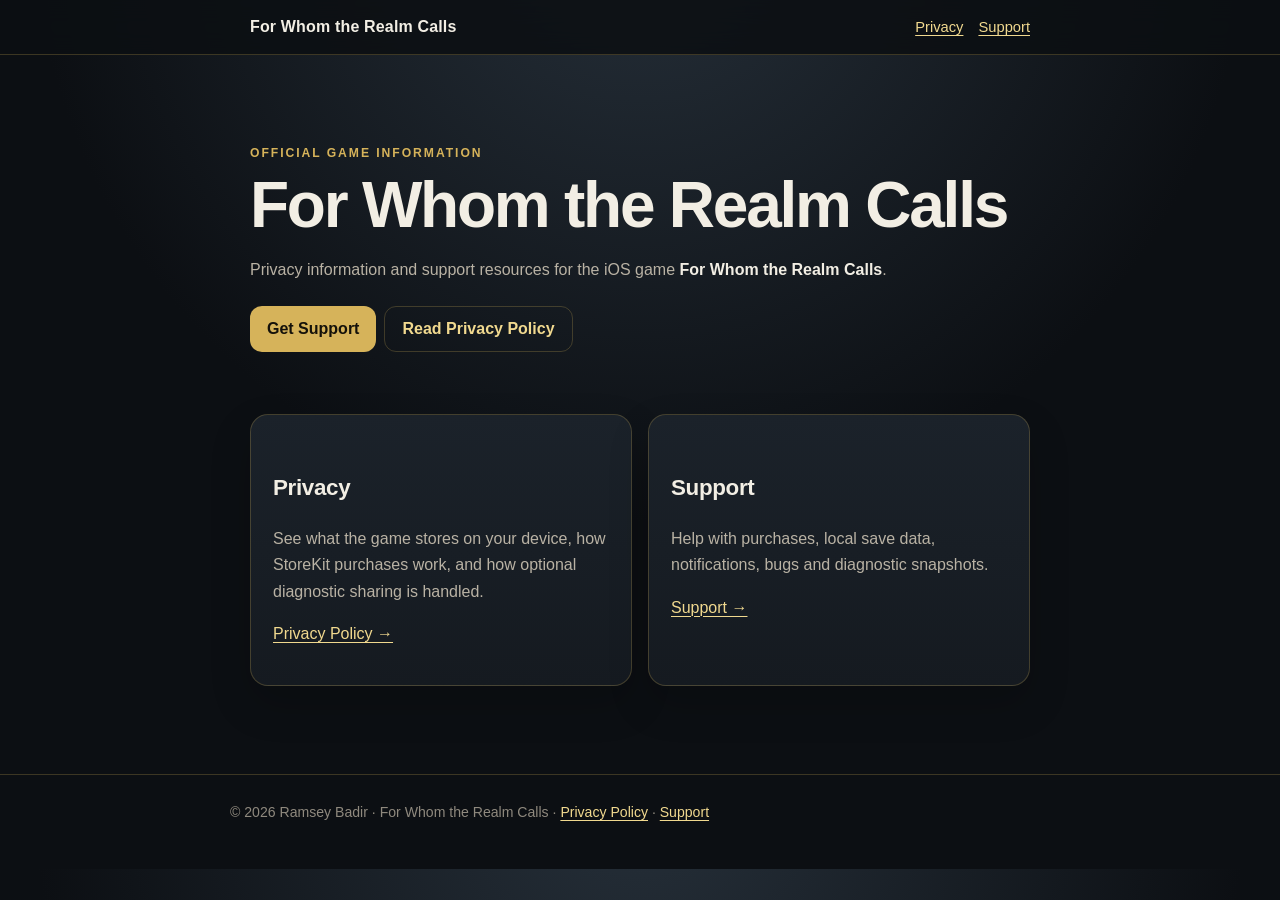
<file: index.html>
<!doctype html>
<html lang="en">
<head>
<meta charset="utf-8">
<meta name="viewport" content="width=device-width,initial-scale=1">
<title>For Whom the Realm Calls</title>
<meta name="description" content="Official privacy and support pages for For Whom the Realm Calls on iOS.">
<link rel="stylesheet" href="https://rxmsey.github.io/for-whom-the-realm-calls/assets/style.css">
</head>
<body>
<header><nav class="nav"><a class="brand" href="https://rxmsey.github.io/for-whom-the-realm-calls/">For Whom the Realm Calls</a><div class="links"><a href="https://rxmsey.github.io/for-whom-the-realm-calls/privacy/">Privacy</a><a href="https://rxmsey.github.io/for-whom-the-realm-calls/support/">Support</a></div></nav></header>
<main>
<section class="hero">
  <div class="eyebrow">Official game information</div>
  <h1>For Whom the Realm Calls</h1>
  <p>Privacy information and support resources for the iOS game <strong>For Whom the Realm Calls</strong>.</p>
  <p><a class="button" href="https://rxmsey.github.io/for-whom-the-realm-calls/support/">Get Support</a><a class="button secondary" href="https://rxmsey.github.io/for-whom-the-realm-calls/privacy/">Read Privacy Policy</a></p>
</section>
<div class="grid">
  <section class="card"><h2>Privacy</h2><p>See what the game stores on your device, how StoreKit purchases work, and how optional diagnostic sharing is handled.</p><p><a href="https://rxmsey.github.io/for-whom-the-realm-calls/privacy/">Privacy Policy →</a></p></section>
  <section class="card"><h2>Support</h2><p>Help with purchases, local save data, notifications, bugs and diagnostic snapshots.</p><p><a href="https://rxmsey.github.io/for-whom-the-realm-calls/support/">Support →</a></p></section>
</div>
</main>
<footer><div>© 2026 Ramsey Badir · For Whom the Realm Calls · <a href="https://rxmsey.github.io/for-whom-the-realm-calls/privacy/">Privacy Policy</a> · <a href="https://rxmsey.github.io/for-whom-the-realm-calls/support/">Support</a></div></footer>
</body>
</html>
</file>
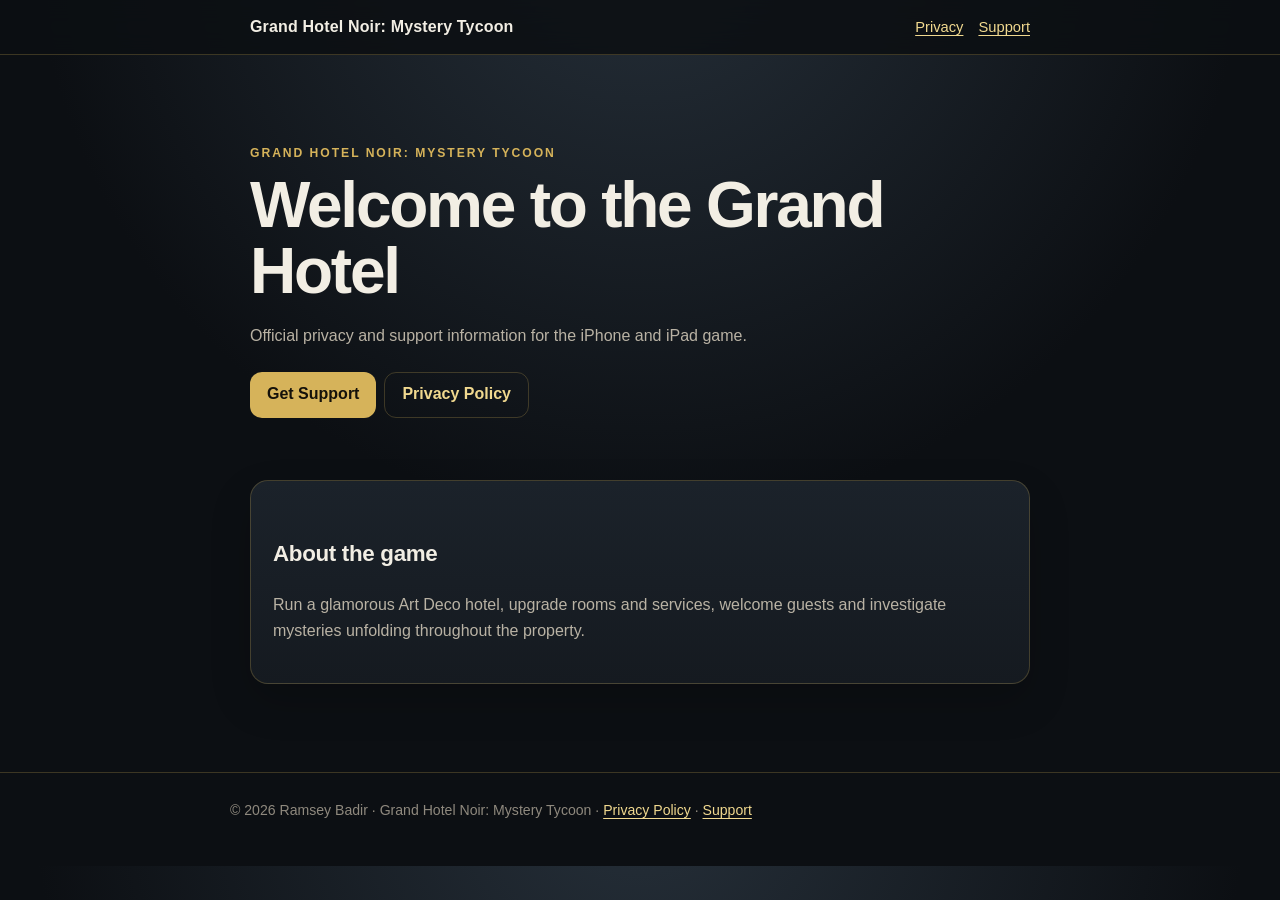
<file: grand-hotel-noir/index.html>
<!doctype html>
<html lang="en">
<head>
<meta charset="utf-8">
<meta name="viewport" content="width=device-width,initial-scale=1">
<title>Grand Hotel Noir: Mystery Tycoon</title>
<meta name="description" content="Official privacy and support information for Grand Hotel Noir: Mystery Tycoon on iOS.">
<link rel="stylesheet" href="https://rxmsey.github.io/for-whom-the-realm-calls/assets/style.css">
</head>
<body>
<header><nav class="nav"><a class="brand" href="https://rxmsey.github.io/for-whom-the-realm-calls/grand-hotel-noir/">Grand Hotel Noir: Mystery Tycoon</a><div class="links"><a href="https://rxmsey.github.io/for-whom-the-realm-calls/grand-hotel-noir/privacy/">Privacy</a><a href="https://rxmsey.github.io/for-whom-the-realm-calls/grand-hotel-noir/support/">Support</a></div></nav></header>
<main>
<section class="hero">
  <div class="eyebrow">Grand Hotel Noir: Mystery Tycoon</div>
  <h1>Welcome to the Grand Hotel</h1>
  <p>Official privacy and support information for the iPhone and iPad game.</p>
  <p><a class="button" href="https://rxmsey.github.io/for-whom-the-realm-calls/grand-hotel-noir/support/">Get Support</a><a class="button secondary" href="https://rxmsey.github.io/for-whom-the-realm-calls/grand-hotel-noir/privacy/">Privacy Policy</a></p>
</section>
<section class="card">
  <h2>About the game</h2>
  <p>Run a glamorous Art Deco hotel, upgrade rooms and services, welcome guests and investigate mysteries unfolding throughout the property.</p>
</section>
</main>
<footer><div>© 2026 Ramsey Badir · Grand Hotel Noir: Mystery Tycoon · <a href="https://rxmsey.github.io/for-whom-the-realm-calls/grand-hotel-noir/privacy/">Privacy Policy</a> · <a href="https://rxmsey.github.io/for-whom-the-realm-calls/grand-hotel-noir/support/">Support</a></div></footer>
</body>
</html>
</file>
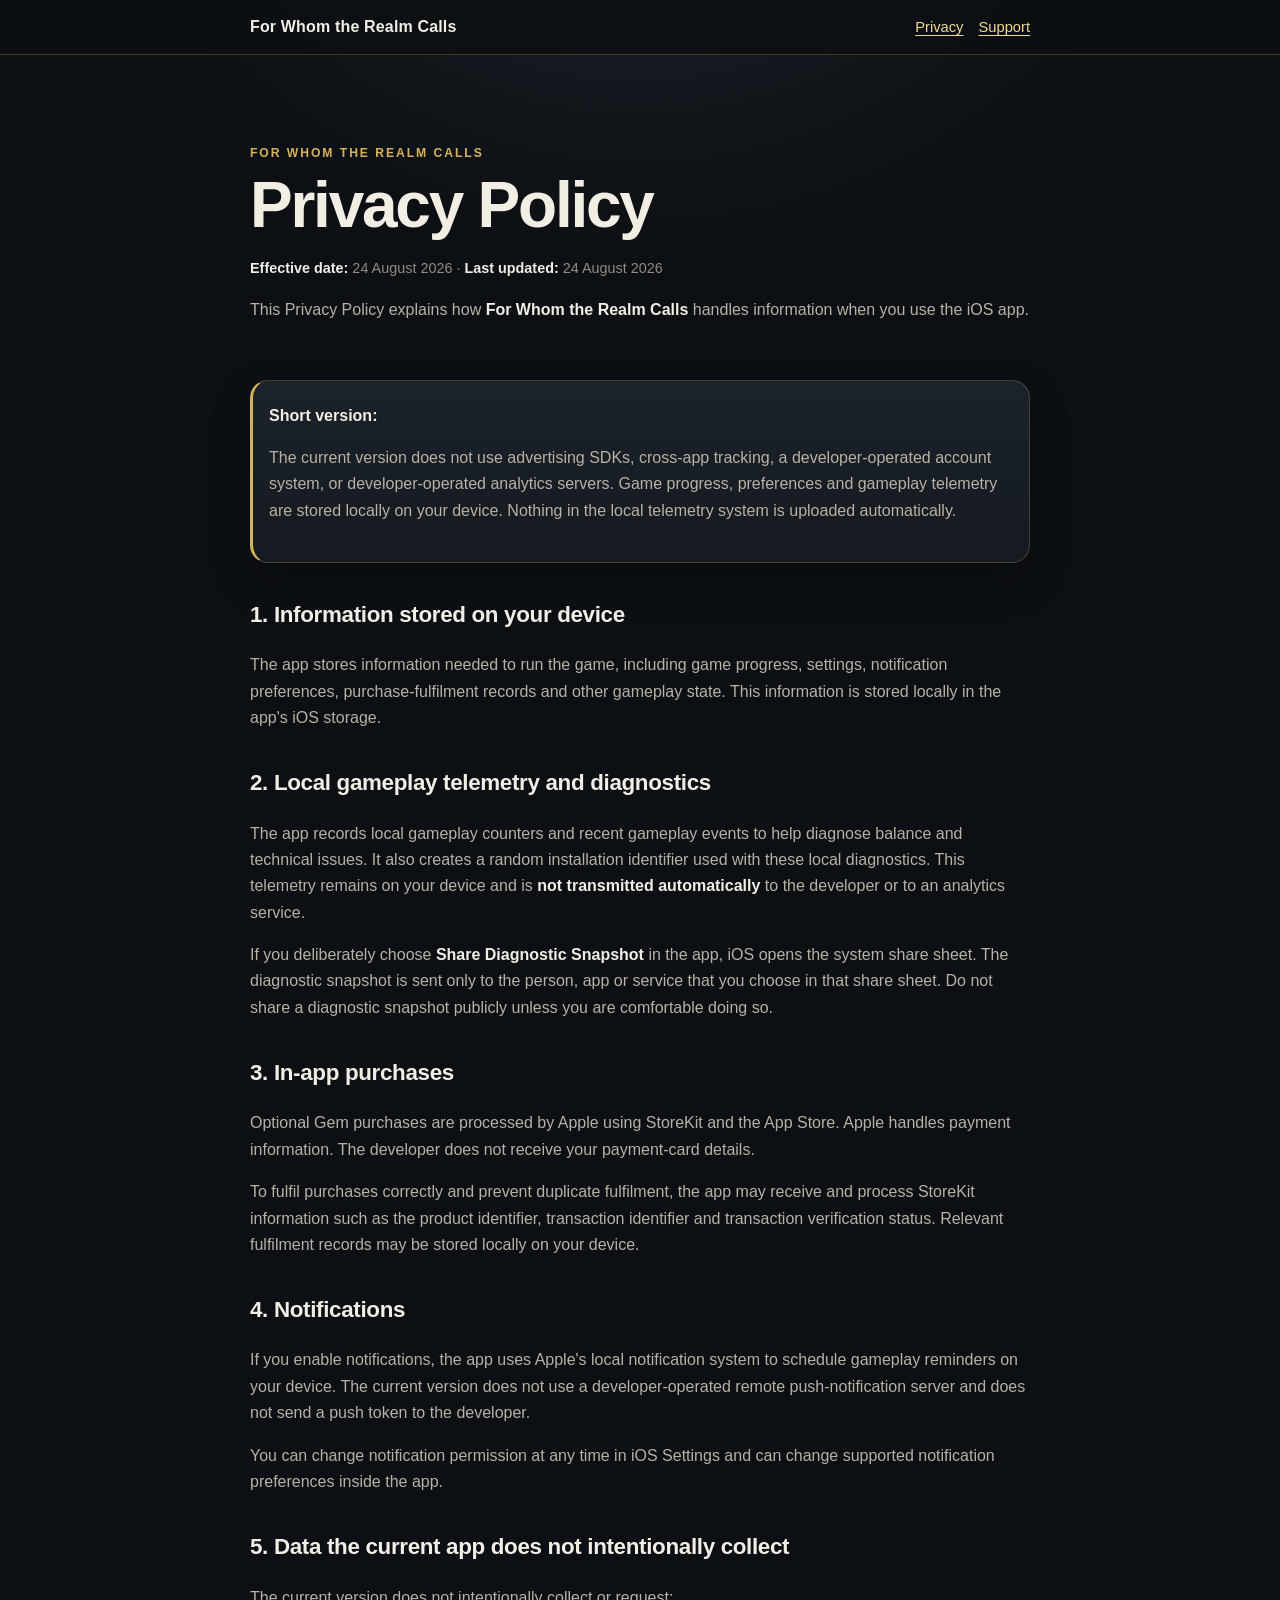
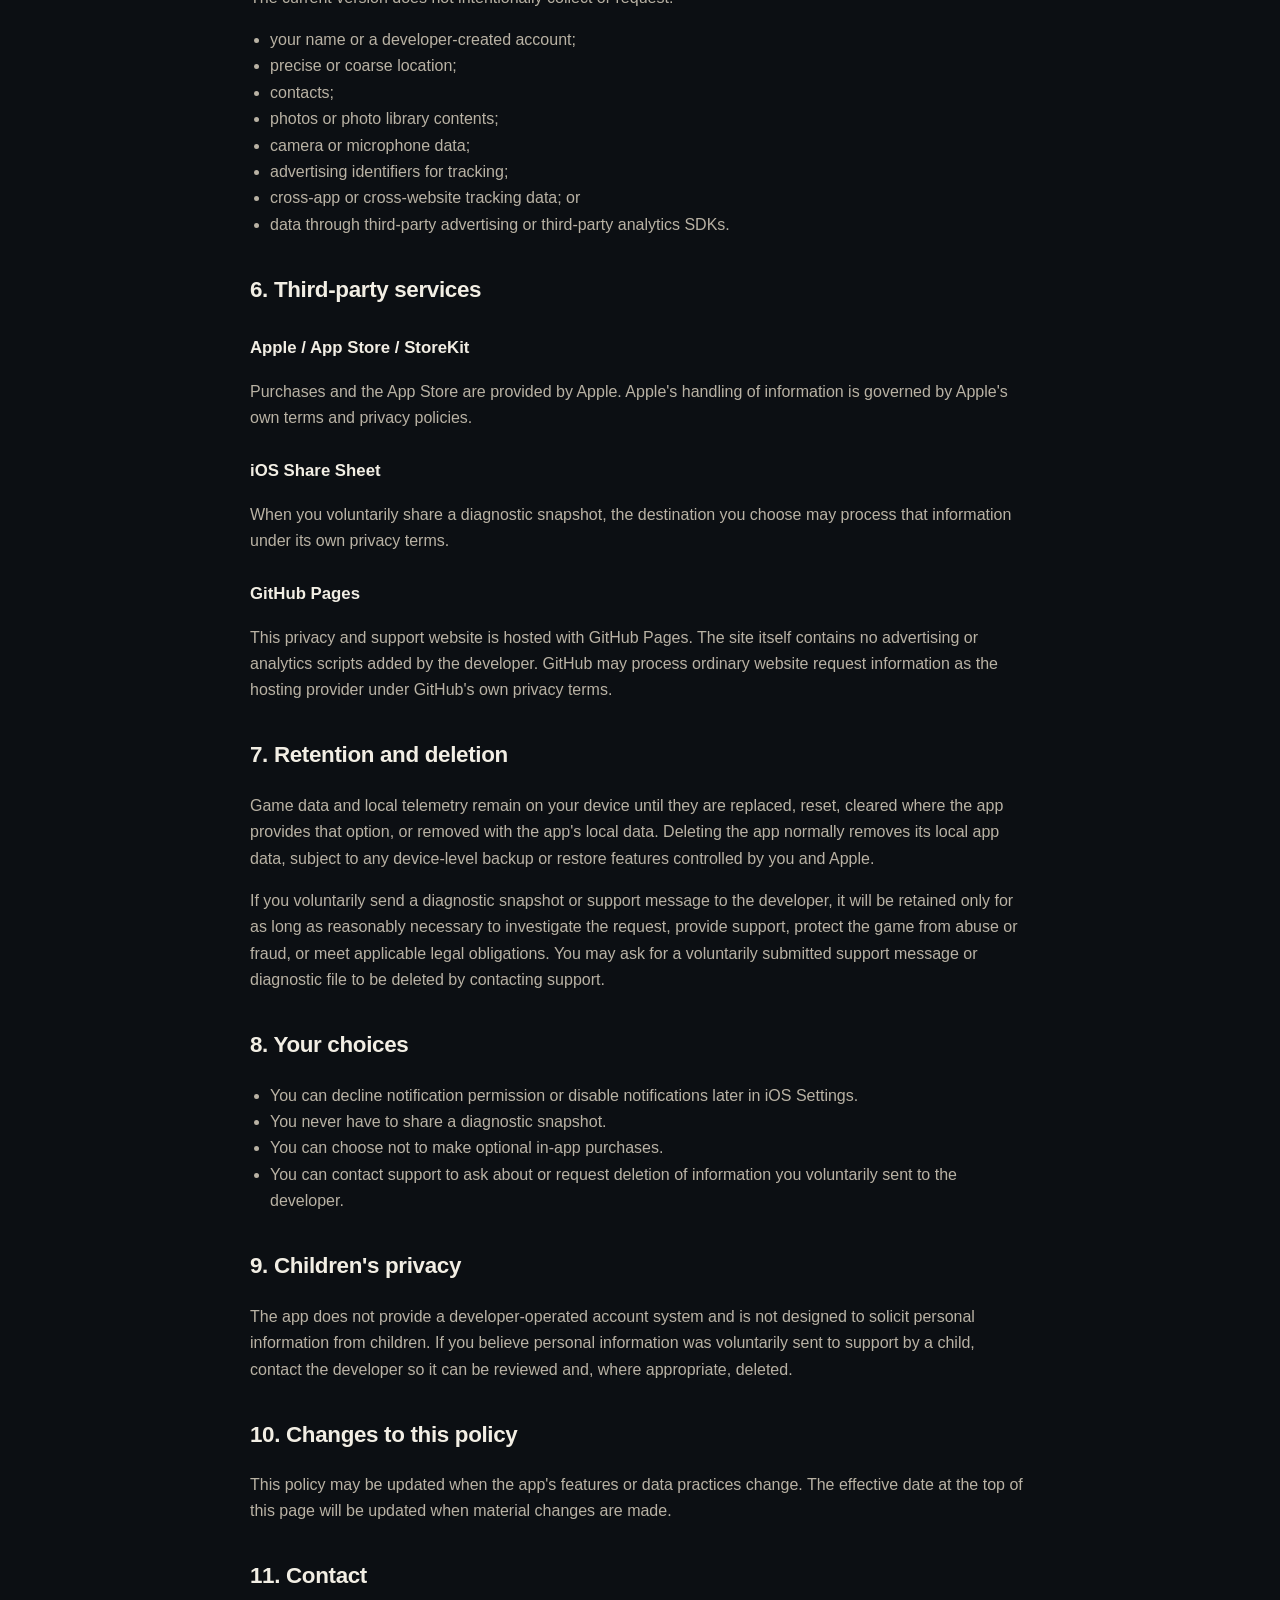
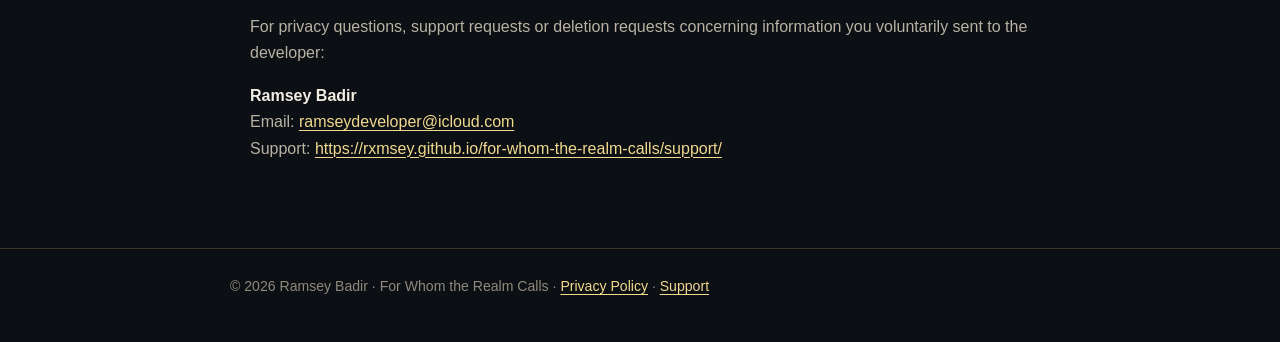
<file: privacy/index.html>
<!doctype html>
<html lang="en">
<head>
<meta charset="utf-8">
<meta name="viewport" content="width=device-width,initial-scale=1">
<title>Privacy Policy — For Whom the Realm Calls</title>
<meta name="description" content="Privacy Policy for For Whom the Realm Calls on iOS.">
<link rel="stylesheet" href="https://rxmsey.github.io/for-whom-the-realm-calls/assets/style.css">
</head>
<body>
<header><nav class="nav"><a class="brand" href="https://rxmsey.github.io/for-whom-the-realm-calls/">For Whom the Realm Calls</a><div class="links"><a href="https://rxmsey.github.io/for-whom-the-realm-calls/privacy/">Privacy</a><a href="https://rxmsey.github.io/for-whom-the-realm-calls/support/">Support</a></div></nav></header>
<main>
<section class="hero">
  <div class="eyebrow">For Whom the Realm Calls</div>
  <h1>Privacy Policy</h1>
  <p class="meta"><strong>Effective date:</strong> 24 August 2026 · <strong>Last updated:</strong> 24 August 2026</p>
  <p>This Privacy Policy explains how <strong>For Whom the Realm Calls</strong> handles information when you use the iOS app.</p>
</section>

<section class="card notice">
  <strong>Short version:</strong>
  <p>The current version does not use advertising SDKs, cross-app tracking, a developer-operated account system, or developer-operated analytics servers. Game progress, preferences and gameplay telemetry are stored locally on your device. Nothing in the local telemetry system is uploaded automatically.</p>
</section>

<h2>1. Information stored on your device</h2>
<p>The app stores information needed to run the game, including game progress, settings, notification preferences, purchase-fulfilment records and other gameplay state. This information is stored locally in the app's iOS storage.</p>

<h2>2. Local gameplay telemetry and diagnostics</h2>
<p>The app records local gameplay counters and recent gameplay events to help diagnose balance and technical issues. It also creates a random installation identifier used with these local diagnostics. This telemetry remains on your device and is <strong>not transmitted automatically</strong> to the developer or to an analytics service.</p>
<p>If you deliberately choose <strong>Share Diagnostic Snapshot</strong> in the app, iOS opens the system share sheet. The diagnostic snapshot is sent only to the person, app or service that you choose in that share sheet. Do not share a diagnostic snapshot publicly unless you are comfortable doing so.</p>

<h2>3. In-app purchases</h2>
<p>Optional Gem purchases are processed by Apple using StoreKit and the App Store. Apple handles payment information. The developer does not receive your payment-card details.</p>
<p>To fulfil purchases correctly and prevent duplicate fulfilment, the app may receive and process StoreKit information such as the product identifier, transaction identifier and transaction verification status. Relevant fulfilment records may be stored locally on your device.</p>

<h2>4. Notifications</h2>
<p>If you enable notifications, the app uses Apple's local notification system to schedule gameplay reminders on your device. The current version does not use a developer-operated remote push-notification server and does not send a push token to the developer.</p>
<p>You can change notification permission at any time in iOS Settings and can change supported notification preferences inside the app.</p>

<h2>5. Data the current app does not intentionally collect</h2>
<p>The current version does not intentionally collect or request:</p>
<ul>
  <li>your name or a developer-created account;</li>
  <li>precise or coarse location;</li>
  <li>contacts;</li>
  <li>photos or photo library contents;</li>
  <li>camera or microphone data;</li>
  <li>advertising identifiers for tracking;</li>
  <li>cross-app or cross-website tracking data; or</li>
  <li>data through third-party advertising or third-party analytics SDKs.</li>
</ul>

<h2>6. Third-party services</h2>
<h3>Apple / App Store / StoreKit</h3>
<p>Purchases and the App Store are provided by Apple. Apple's handling of information is governed by Apple's own terms and privacy policies.</p>
<h3>iOS Share Sheet</h3>
<p>When you voluntarily share a diagnostic snapshot, the destination you choose may process that information under its own privacy terms.</p>
<h3>GitHub Pages</h3>
<p>This privacy and support website is hosted with GitHub Pages. The site itself contains no advertising or analytics scripts added by the developer. GitHub may process ordinary website request information as the hosting provider under GitHub's own privacy terms.</p>

<h2>7. Retention and deletion</h2>
<p>Game data and local telemetry remain on your device until they are replaced, reset, cleared where the app provides that option, or removed with the app's local data. Deleting the app normally removes its local app data, subject to any device-level backup or restore features controlled by you and Apple.</p>
<p>If you voluntarily send a diagnostic snapshot or support message to the developer, it will be retained only for as long as reasonably necessary to investigate the request, provide support, protect the game from abuse or fraud, or meet applicable legal obligations. You may ask for a voluntarily submitted support message or diagnostic file to be deleted by contacting support.</p>

<h2>8. Your choices</h2>
<ul>
  <li>You can decline notification permission or disable notifications later in iOS Settings.</li>
  <li>You never have to share a diagnostic snapshot.</li>
  <li>You can choose not to make optional in-app purchases.</li>
  <li>You can contact support to ask about or request deletion of information you voluntarily sent to the developer.</li>
</ul>

<h2>9. Children's privacy</h2>
<p>The app does not provide a developer-operated account system and is not designed to solicit personal information from children. If you believe personal information was voluntarily sent to support by a child, contact the developer so it can be reviewed and, where appropriate, deleted.</p>

<h2>10. Changes to this policy</h2>
<p>This policy may be updated when the app's features or data practices change. The effective date at the top of this page will be updated when material changes are made.</p>

<h2>11. Contact</h2>
<p>For privacy questions, support requests or deletion requests concerning information you voluntarily sent to the developer:</p>
<p><strong>Ramsey Badir</strong><br>Email: <a href="mailto:ramseydeveloper@icloud.com">ramseydeveloper@icloud.com</a><br>Support: <a href="https://rxmsey.github.io/for-whom-the-realm-calls/support/">https://rxmsey.github.io/for-whom-the-realm-calls/support/</a></p>
</main>
<footer><div>© 2026 Ramsey Badir · For Whom the Realm Calls · <a href="https://rxmsey.github.io/for-whom-the-realm-calls/privacy/">Privacy Policy</a> · <a href="https://rxmsey.github.io/for-whom-the-realm-calls/support/">Support</a></div></footer>
</body>
</html>
</file>
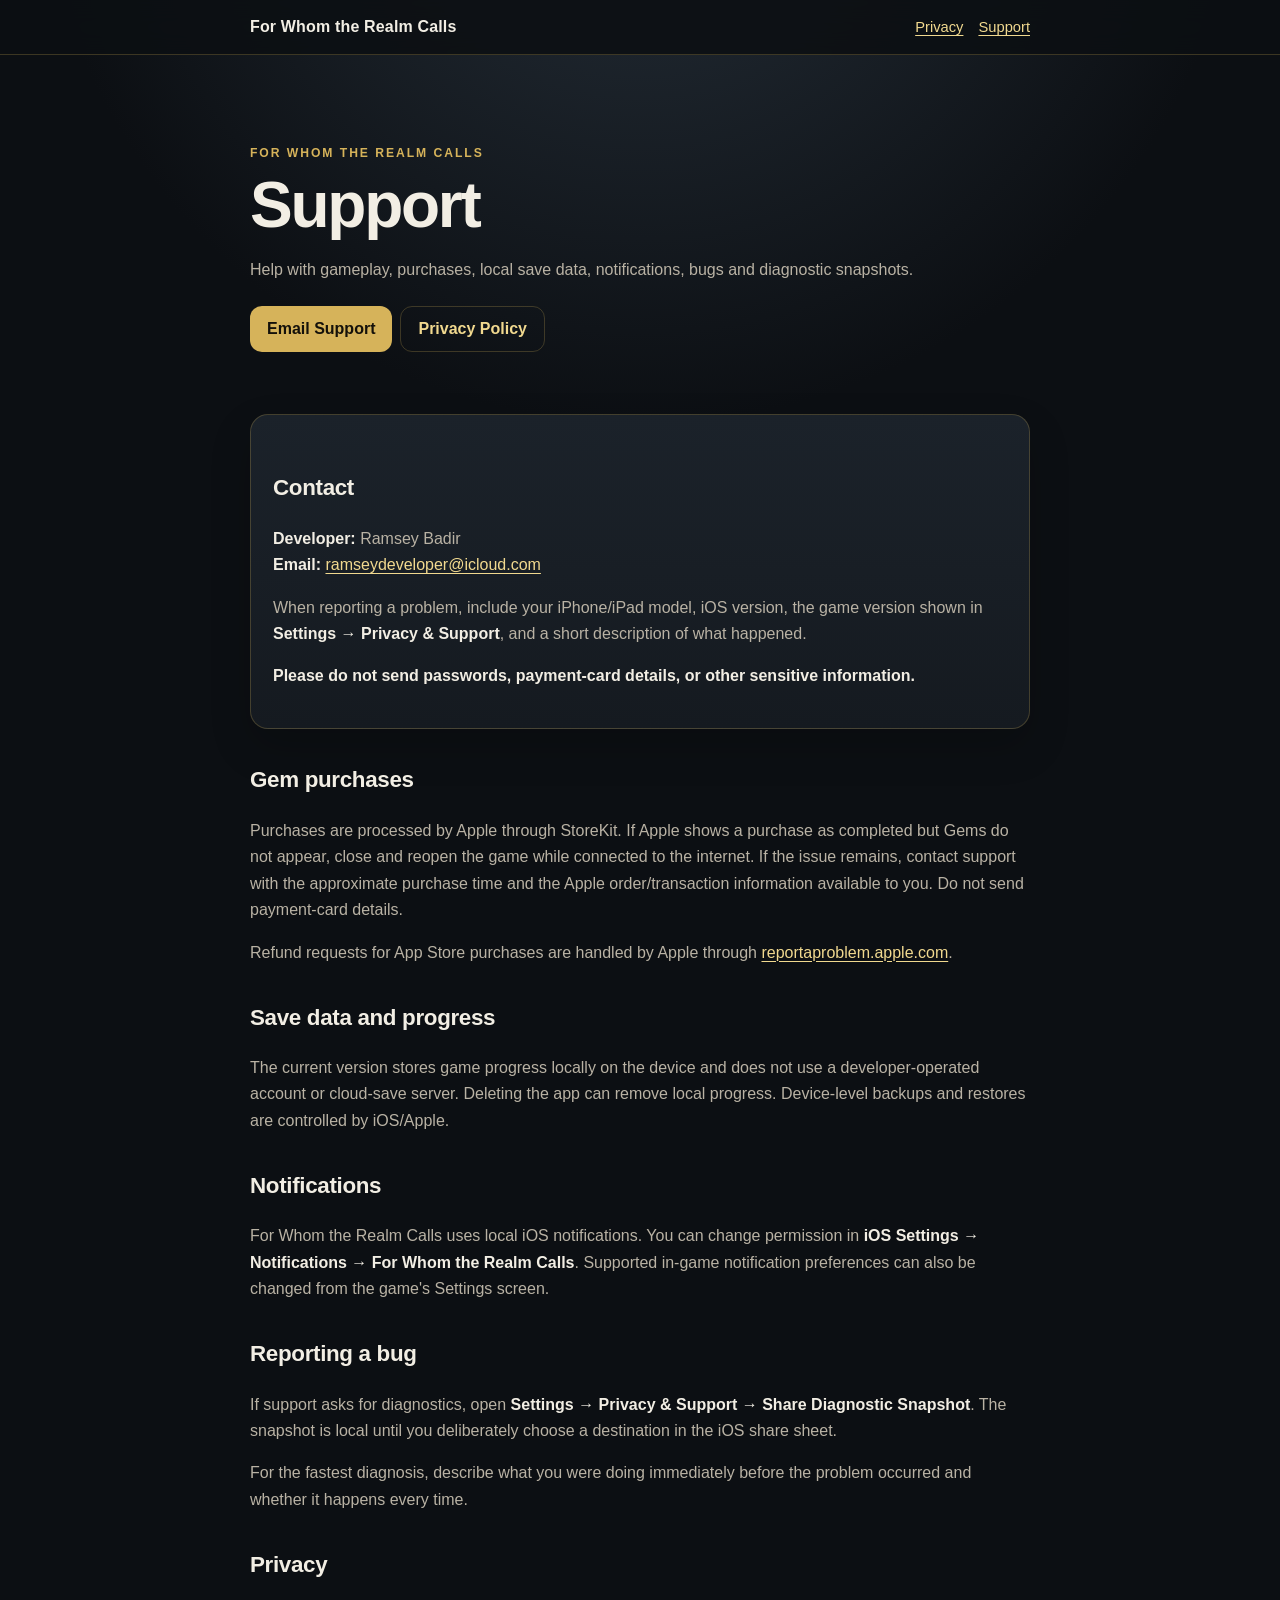
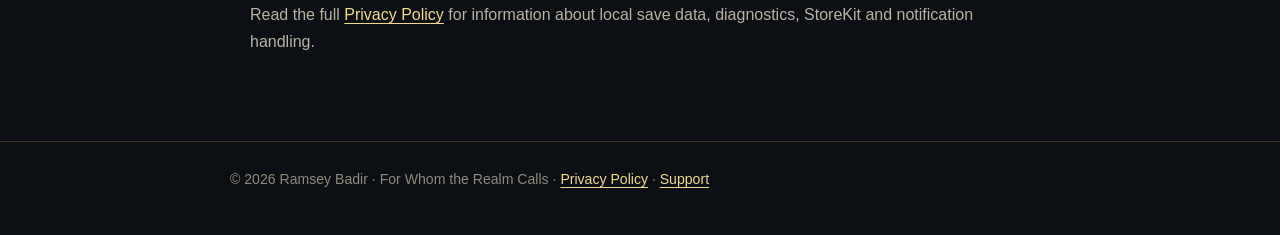
<file: support/index.html>
<!doctype html>
<html lang="en">
<head>
<meta charset="utf-8">
<meta name="viewport" content="width=device-width,initial-scale=1">
<title>Support — For Whom the Realm Calls</title>
<meta name="description" content="Official support page for For Whom the Realm Calls on iOS.">
<link rel="stylesheet" href="https://rxmsey.github.io/for-whom-the-realm-calls/assets/style.css">
</head>
<body>
<header><nav class="nav"><a class="brand" href="https://rxmsey.github.io/for-whom-the-realm-calls/">For Whom the Realm Calls</a><div class="links"><a href="https://rxmsey.github.io/for-whom-the-realm-calls/privacy/">Privacy</a><a href="https://rxmsey.github.io/for-whom-the-realm-calls/support/">Support</a></div></nav></header>
<main>
<section class="hero">
  <div class="eyebrow">For Whom the Realm Calls</div>
  <h1>Support</h1>
  <p>Help with gameplay, purchases, local save data, notifications, bugs and diagnostic snapshots.</p>
  <p><a class="button" href="mailto:ramseydeveloper@icloud.com?subject=For%20Whom%20the%20Realm%20Calls%20Support">Email Support</a><a class="button secondary" href="https://rxmsey.github.io/for-whom-the-realm-calls/privacy/">Privacy Policy</a></p>
</section>

<section class="card">
  <h2>Contact</h2>
  <p><strong>Developer:</strong> Ramsey Badir<br><strong>Email:</strong> <a href="mailto:ramseydeveloper@icloud.com">ramseydeveloper@icloud.com</a></p>
  <p>When reporting a problem, include your iPhone/iPad model, iOS version, the game version shown in <strong>Settings → Privacy & Support</strong>, and a short description of what happened.</p>
  <p><strong>Please do not send passwords, payment-card details, or other sensitive information.</strong></p>
</section>

<h2>Gem purchases</h2>
<p>Purchases are processed by Apple through StoreKit. If Apple shows a purchase as completed but Gems do not appear, close and reopen the game while connected to the internet. If the issue remains, contact support with the approximate purchase time and the Apple order/transaction information available to you. Do not send payment-card details.</p>
<p>Refund requests for App Store purchases are handled by Apple through <a href="https://reportaproblem.apple.com/">reportaproblem.apple.com</a>.</p>

<h2>Save data and progress</h2>
<p>The current version stores game progress locally on the device and does not use a developer-operated account or cloud-save server. Deleting the app can remove local progress. Device-level backups and restores are controlled by iOS/Apple.</p>

<h2>Notifications</h2>
<p>For Whom the Realm Calls uses local iOS notifications. You can change permission in <strong>iOS Settings → Notifications → For Whom the Realm Calls</strong>. Supported in-game notification preferences can also be changed from the game's Settings screen.</p>

<h2>Reporting a bug</h2>
<p>If support asks for diagnostics, open <strong>Settings → Privacy & Support → Share Diagnostic Snapshot</strong>. The snapshot is local until you deliberately choose a destination in the iOS share sheet.</p>
<p>For the fastest diagnosis, describe what you were doing immediately before the problem occurred and whether it happens every time.</p>

<h2>Privacy</h2>
<p>Read the full <a href="https://rxmsey.github.io/for-whom-the-realm-calls/privacy/">Privacy Policy</a> for information about local save data, diagnostics, StoreKit and notification handling.</p>
</main>
<footer><div>© 2026 Ramsey Badir · For Whom the Realm Calls · <a href="https://rxmsey.github.io/for-whom-the-realm-calls/privacy/">Privacy Policy</a> · <a href="https://rxmsey.github.io/for-whom-the-realm-calls/support/">Support</a></div></footer>
</body>
</html>
</file>
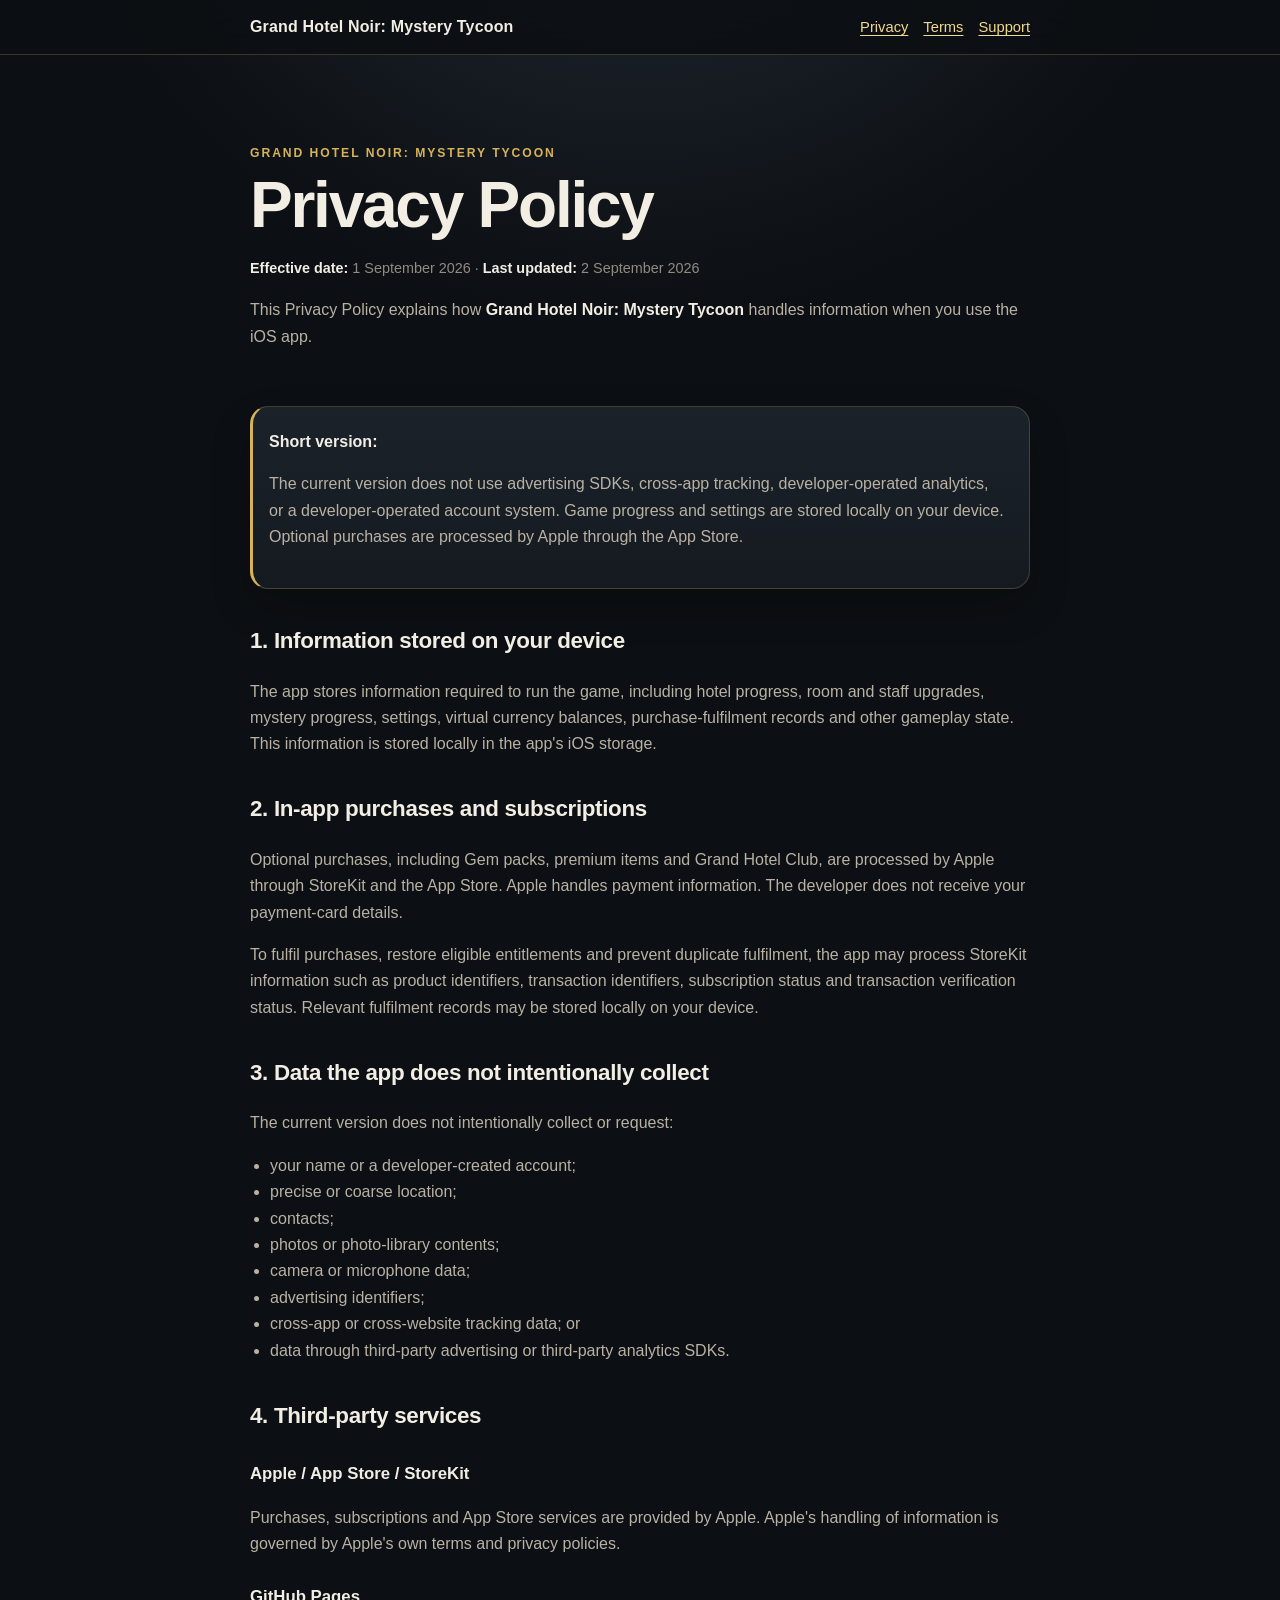
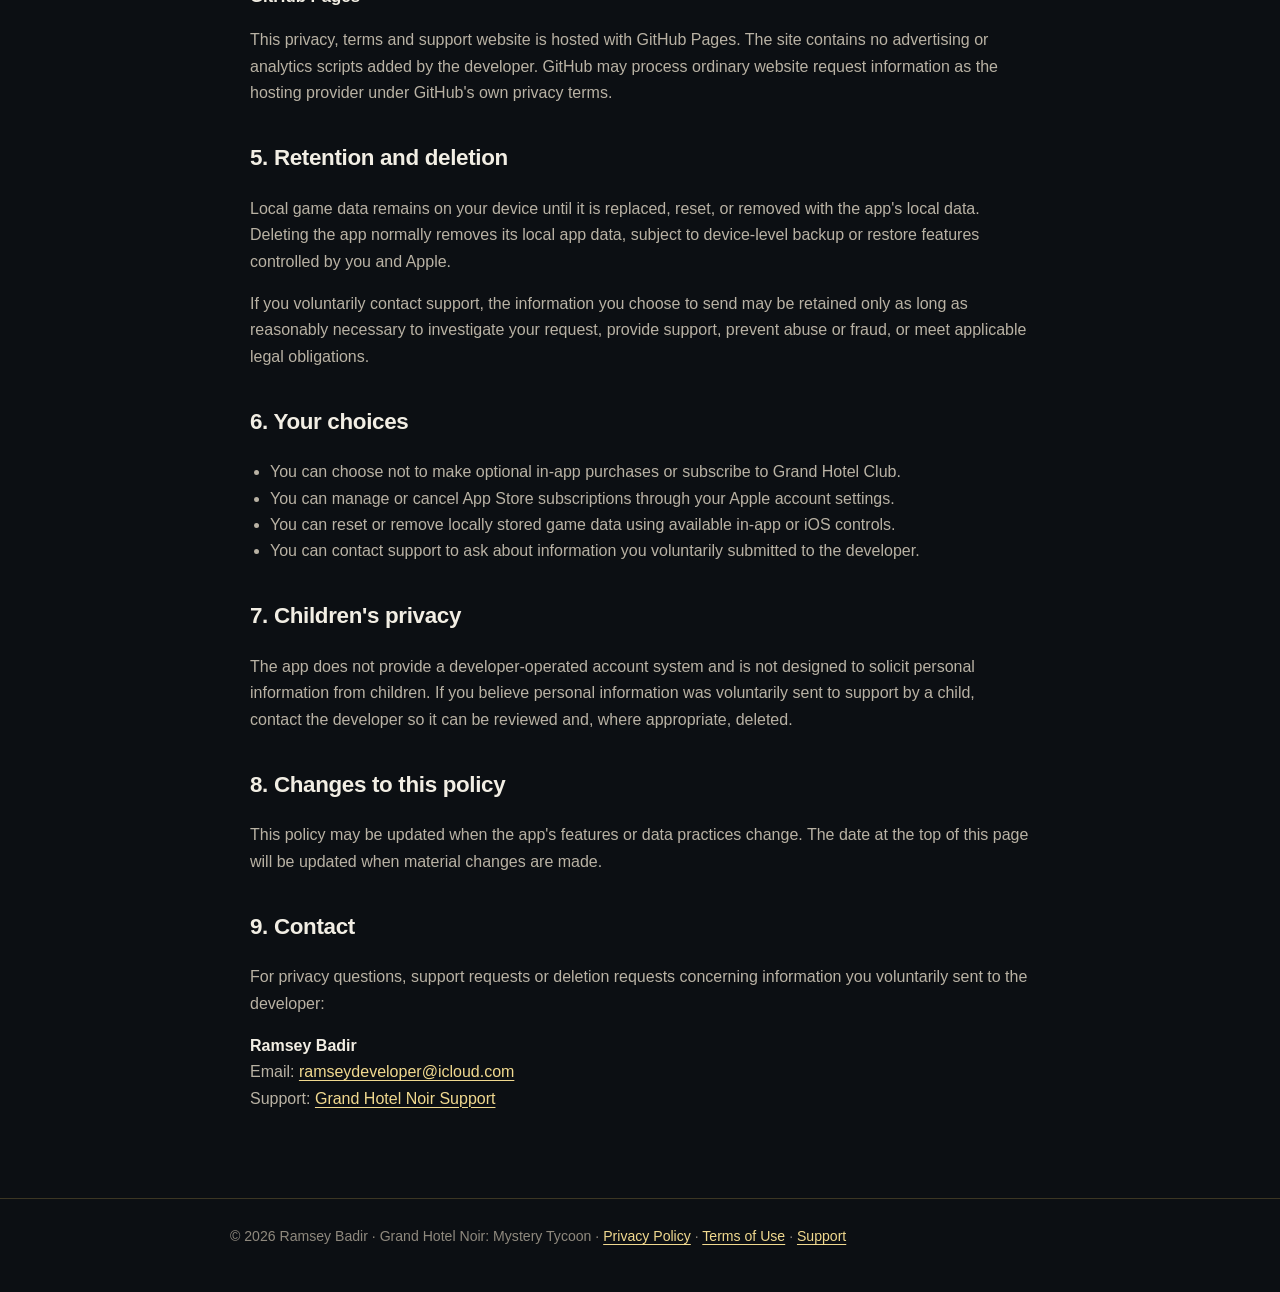
<file: grand-hotel-noir/privacy/index.html>
<!doctype html>
<html lang="en">
<head>
<meta charset="utf-8">
<meta name="viewport" content="width=device-width,initial-scale=1">
<title>Privacy Policy — Grand Hotel Noir: Mystery Tycoon</title>
<meta name="description" content="Privacy Policy for Grand Hotel Noir: Mystery Tycoon on iOS.">
<link rel="stylesheet" href="https://rxmsey.github.io/for-whom-the-realm-calls/assets/style.css">
</head>
<body>
<header><nav class="nav"><a class="brand" href="https://rxmsey.github.io/for-whom-the-realm-calls/grand-hotel-noir/">Grand Hotel Noir: Mystery Tycoon</a><div class="links"><a href="https://rxmsey.github.io/for-whom-the-realm-calls/grand-hotel-noir/privacy/">Privacy</a><a href="https://rxmsey.github.io/for-whom-the-realm-calls/grand-hotel-noir/terms/">Terms</a><a href="https://rxmsey.github.io/for-whom-the-realm-calls/grand-hotel-noir/support/">Support</a></div></nav></header>
<main>
<section class="hero">
  <div class="eyebrow">Grand Hotel Noir: Mystery Tycoon</div>
  <h1>Privacy Policy</h1>
  <p class="meta"><strong>Effective date:</strong> 1 September 2026 · <strong>Last updated:</strong> 2 September 2026</p>
  <p>This Privacy Policy explains how <strong>Grand Hotel Noir: Mystery Tycoon</strong> handles information when you use the iOS app.</p>
</section>

<section class="card notice">
  <strong>Short version:</strong>
  <p>The current version does not use advertising SDKs, cross-app tracking, developer-operated analytics, or a developer-operated account system. Game progress and settings are stored locally on your device. Optional purchases are processed by Apple through the App Store.</p>
</section>

<h2>1. Information stored on your device</h2>
<p>The app stores information required to run the game, including hotel progress, room and staff upgrades, mystery progress, settings, virtual currency balances, purchase-fulfilment records and other gameplay state. This information is stored locally in the app's iOS storage.</p>

<h2>2. In-app purchases and subscriptions</h2>
<p>Optional purchases, including Gem packs, premium items and Grand Hotel Club, are processed by Apple through StoreKit and the App Store. Apple handles payment information. The developer does not receive your payment-card details.</p>
<p>To fulfil purchases, restore eligible entitlements and prevent duplicate fulfilment, the app may process StoreKit information such as product identifiers, transaction identifiers, subscription status and transaction verification status. Relevant fulfilment records may be stored locally on your device.</p>

<h2>3. Data the app does not intentionally collect</h2>
<p>The current version does not intentionally collect or request:</p>
<ul>
  <li>your name or a developer-created account;</li>
  <li>precise or coarse location;</li>
  <li>contacts;</li>
  <li>photos or photo-library contents;</li>
  <li>camera or microphone data;</li>
  <li>advertising identifiers;</li>
  <li>cross-app or cross-website tracking data; or</li>
  <li>data through third-party advertising or third-party analytics SDKs.</li>
</ul>

<h2>4. Third-party services</h2>
<h3>Apple / App Store / StoreKit</h3>
<p>Purchases, subscriptions and App Store services are provided by Apple. Apple's handling of information is governed by Apple's own terms and privacy policies.</p>
<h3>GitHub Pages</h3>
<p>This privacy, terms and support website is hosted with GitHub Pages. The site contains no advertising or analytics scripts added by the developer. GitHub may process ordinary website request information as the hosting provider under GitHub's own privacy terms.</p>

<h2>5. Retention and deletion</h2>
<p>Local game data remains on your device until it is replaced, reset, or removed with the app's local data. Deleting the app normally removes its local app data, subject to device-level backup or restore features controlled by you and Apple.</p>
<p>If you voluntarily contact support, the information you choose to send may be retained only as long as reasonably necessary to investigate your request, provide support, prevent abuse or fraud, or meet applicable legal obligations.</p>

<h2>6. Your choices</h2>
<ul>
  <li>You can choose not to make optional in-app purchases or subscribe to Grand Hotel Club.</li>
  <li>You can manage or cancel App Store subscriptions through your Apple account settings.</li>
  <li>You can reset or remove locally stored game data using available in-app or iOS controls.</li>
  <li>You can contact support to ask about information you voluntarily submitted to the developer.</li>
</ul>

<h2>7. Children's privacy</h2>
<p>The app does not provide a developer-operated account system and is not designed to solicit personal information from children. If you believe personal information was voluntarily sent to support by a child, contact the developer so it can be reviewed and, where appropriate, deleted.</p>

<h2>8. Changes to this policy</h2>
<p>This policy may be updated when the app's features or data practices change. The date at the top of this page will be updated when material changes are made.</p>

<h2>9. Contact</h2>
<p>For privacy questions, support requests or deletion requests concerning information you voluntarily sent to the developer:</p>
<p><strong>Ramsey Badir</strong><br>Email: <a href="mailto:ramseydeveloper@icloud.com">ramseydeveloper@icloud.com</a><br>Support: <a href="https://rxmsey.github.io/for-whom-the-realm-calls/grand-hotel-noir/support/">Grand Hotel Noir Support</a></p>
</main>
<footer><div>© 2026 Ramsey Badir · Grand Hotel Noir: Mystery Tycoon · <a href="https://rxmsey.github.io/for-whom-the-realm-calls/grand-hotel-noir/privacy/">Privacy Policy</a> · <a href="https://rxmsey.github.io/for-whom-the-realm-calls/grand-hotel-noir/terms/">Terms of Use</a> · <a href="https://rxmsey.github.io/for-whom-the-realm-calls/grand-hotel-noir/support/">Support</a></div></footer>
</body>
</html>
</file>
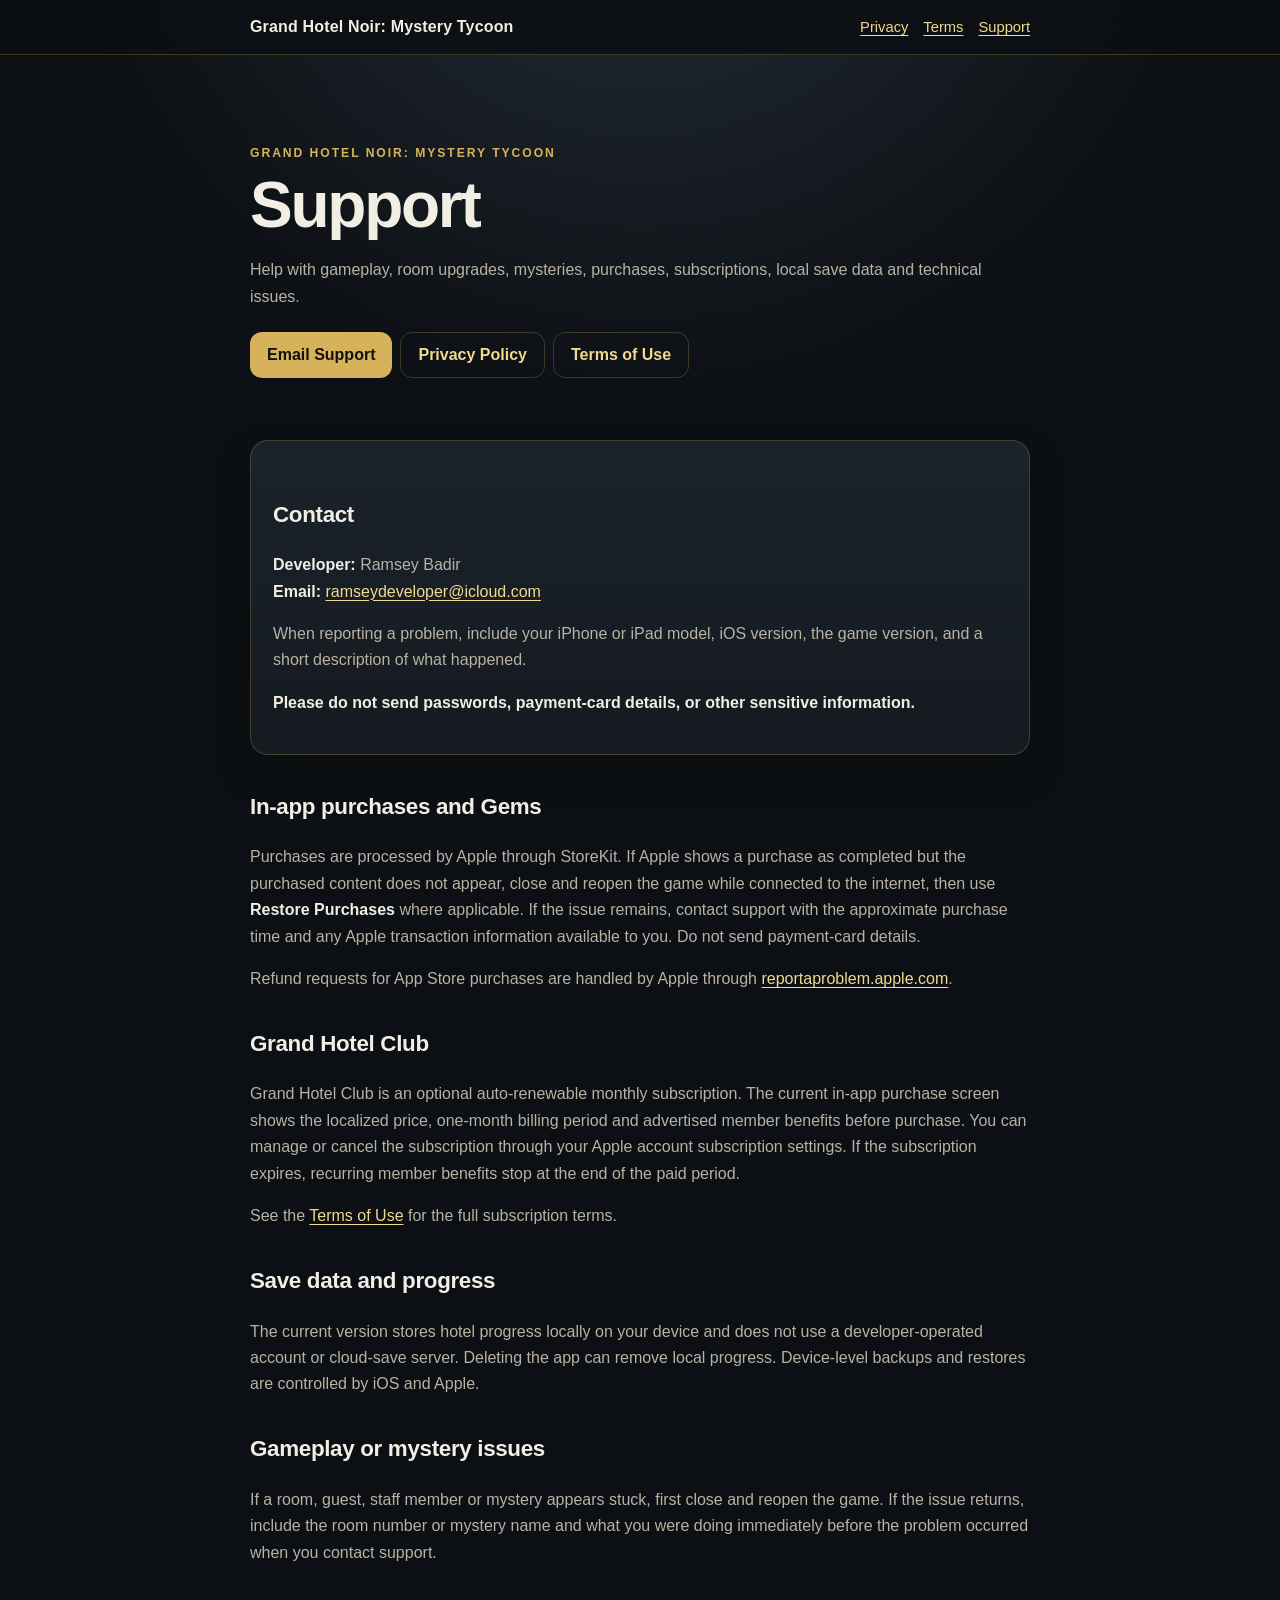
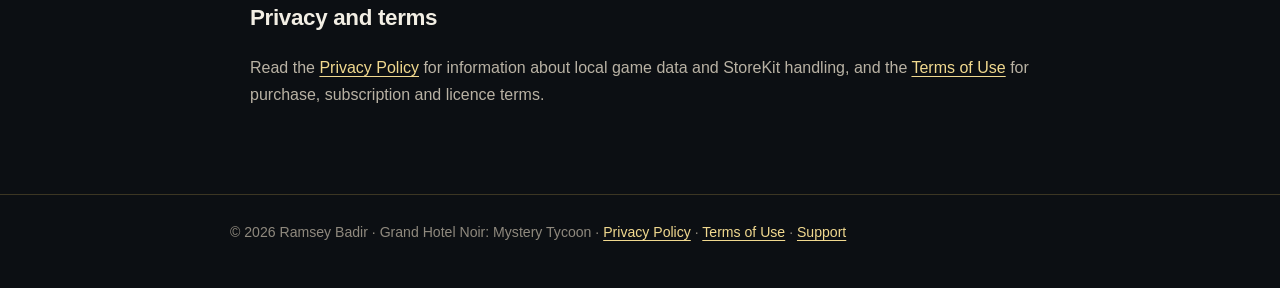
<file: grand-hotel-noir/support/index.html>
<!doctype html>
<html lang="en">
<head>
<meta charset="utf-8">
<meta name="viewport" content="width=device-width,initial-scale=1">
<title>Support — Grand Hotel Noir: Mystery Tycoon</title>
<meta name="description" content="Official support page for Grand Hotel Noir: Mystery Tycoon on iOS.">
<link rel="stylesheet" href="https://rxmsey.github.io/for-whom-the-realm-calls/assets/style.css">
</head>
<body>
<header><nav class="nav"><a class="brand" href="https://rxmsey.github.io/for-whom-the-realm-calls/grand-hotel-noir/">Grand Hotel Noir: Mystery Tycoon</a><div class="links"><a href="https://rxmsey.github.io/for-whom-the-realm-calls/grand-hotel-noir/privacy/">Privacy</a><a href="https://rxmsey.github.io/for-whom-the-realm-calls/grand-hotel-noir/terms/">Terms</a><a href="https://rxmsey.github.io/for-whom-the-realm-calls/grand-hotel-noir/support/">Support</a></div></nav></header>
<main>
<section class="hero">
  <div class="eyebrow">Grand Hotel Noir: Mystery Tycoon</div>
  <h1>Support</h1>
  <p>Help with gameplay, room upgrades, mysteries, purchases, subscriptions, local save data and technical issues.</p>
  <p><a class="button" href="mailto:ramseydeveloper@icloud.com?subject=Grand%20Hotel%20Noir%20Support">Email Support</a><a class="button secondary" href="https://rxmsey.github.io/for-whom-the-realm-calls/grand-hotel-noir/privacy/">Privacy Policy</a><a class="button secondary" href="https://rxmsey.github.io/for-whom-the-realm-calls/grand-hotel-noir/terms/">Terms of Use</a></p>
</section>

<section class="card">
  <h2>Contact</h2>
  <p><strong>Developer:</strong> Ramsey Badir<br><strong>Email:</strong> <a href="mailto:ramseydeveloper@icloud.com">ramseydeveloper@icloud.com</a></p>
  <p>When reporting a problem, include your iPhone or iPad model, iOS version, the game version, and a short description of what happened.</p>
  <p><strong>Please do not send passwords, payment-card details, or other sensitive information.</strong></p>
</section>

<h2>In-app purchases and Gems</h2>
<p>Purchases are processed by Apple through StoreKit. If Apple shows a purchase as completed but the purchased content does not appear, close and reopen the game while connected to the internet, then use <strong>Restore Purchases</strong> where applicable. If the issue remains, contact support with the approximate purchase time and any Apple transaction information available to you. Do not send payment-card details.</p>
<p>Refund requests for App Store purchases are handled by Apple through <a href="https://reportaproblem.apple.com/">reportaproblem.apple.com</a>.</p>

<h2>Grand Hotel Club</h2>
<p>Grand Hotel Club is an optional auto-renewable monthly subscription. The current in-app purchase screen shows the localized price, one-month billing period and advertised member benefits before purchase. You can manage or cancel the subscription through your Apple account subscription settings. If the subscription expires, recurring member benefits stop at the end of the paid period.</p>
<p>See the <a href="https://rxmsey.github.io/for-whom-the-realm-calls/grand-hotel-noir/terms/">Terms of Use</a> for the full subscription terms.</p>

<h2>Save data and progress</h2>
<p>The current version stores hotel progress locally on your device and does not use a developer-operated account or cloud-save server. Deleting the app can remove local progress. Device-level backups and restores are controlled by iOS and Apple.</p>

<h2>Gameplay or mystery issues</h2>
<p>If a room, guest, staff member or mystery appears stuck, first close and reopen the game. If the issue returns, include the room number or mystery name and what you were doing immediately before the problem occurred when you contact support.</p>

<h2>Privacy and terms</h2>
<p>Read the <a href="https://rxmsey.github.io/for-whom-the-realm-calls/grand-hotel-noir/privacy/">Privacy Policy</a> for information about local game data and StoreKit handling, and the <a href="https://rxmsey.github.io/for-whom-the-realm-calls/grand-hotel-noir/terms/">Terms of Use</a> for purchase, subscription and licence terms.</p>
</main>
<footer><div>© 2026 Ramsey Badir · Grand Hotel Noir: Mystery Tycoon · <a href="https://rxmsey.github.io/for-whom-the-realm-calls/grand-hotel-noir/privacy/">Privacy Policy</a> · <a href="https://rxmsey.github.io/for-whom-the-realm-calls/grand-hotel-noir/terms/">Terms of Use</a> · <a href="https://rxmsey.github.io/for-whom-the-realm-calls/grand-hotel-noir/support/">Support</a></div></footer>
</body>
</html>
</file>
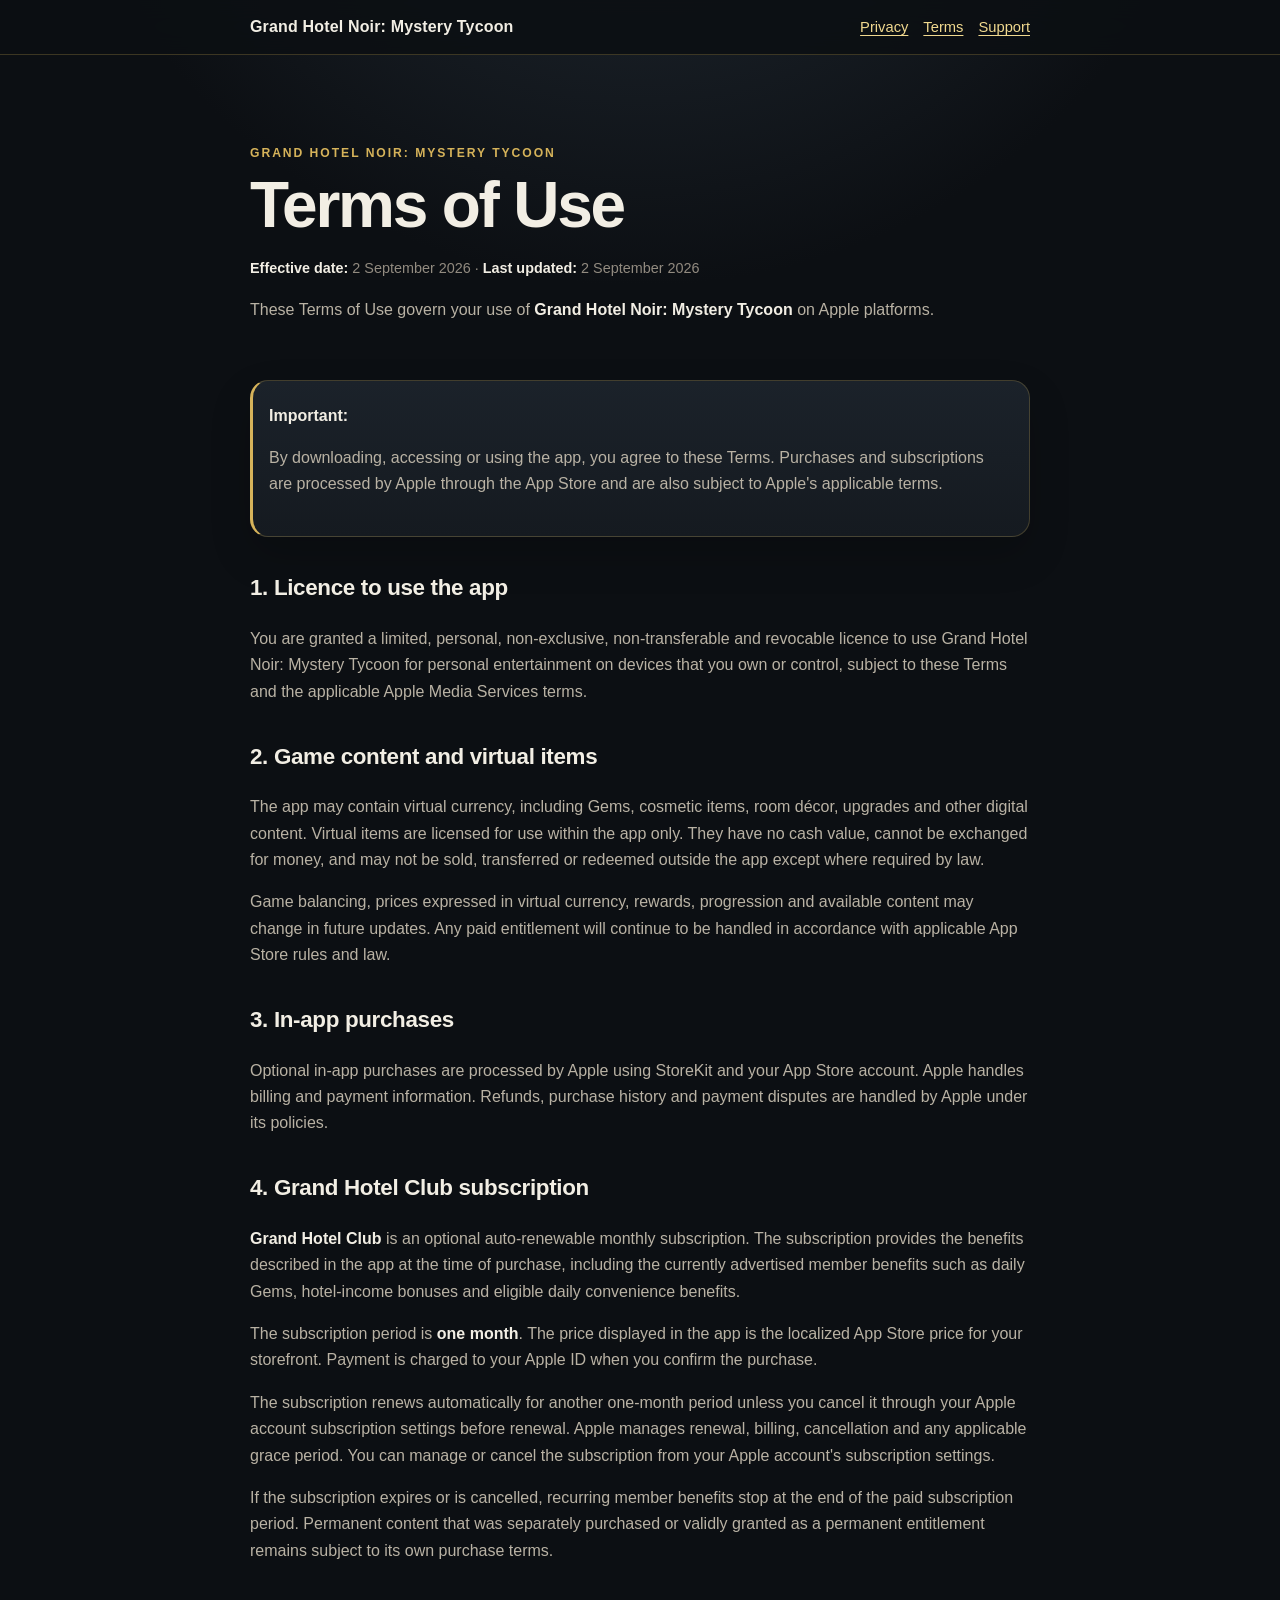
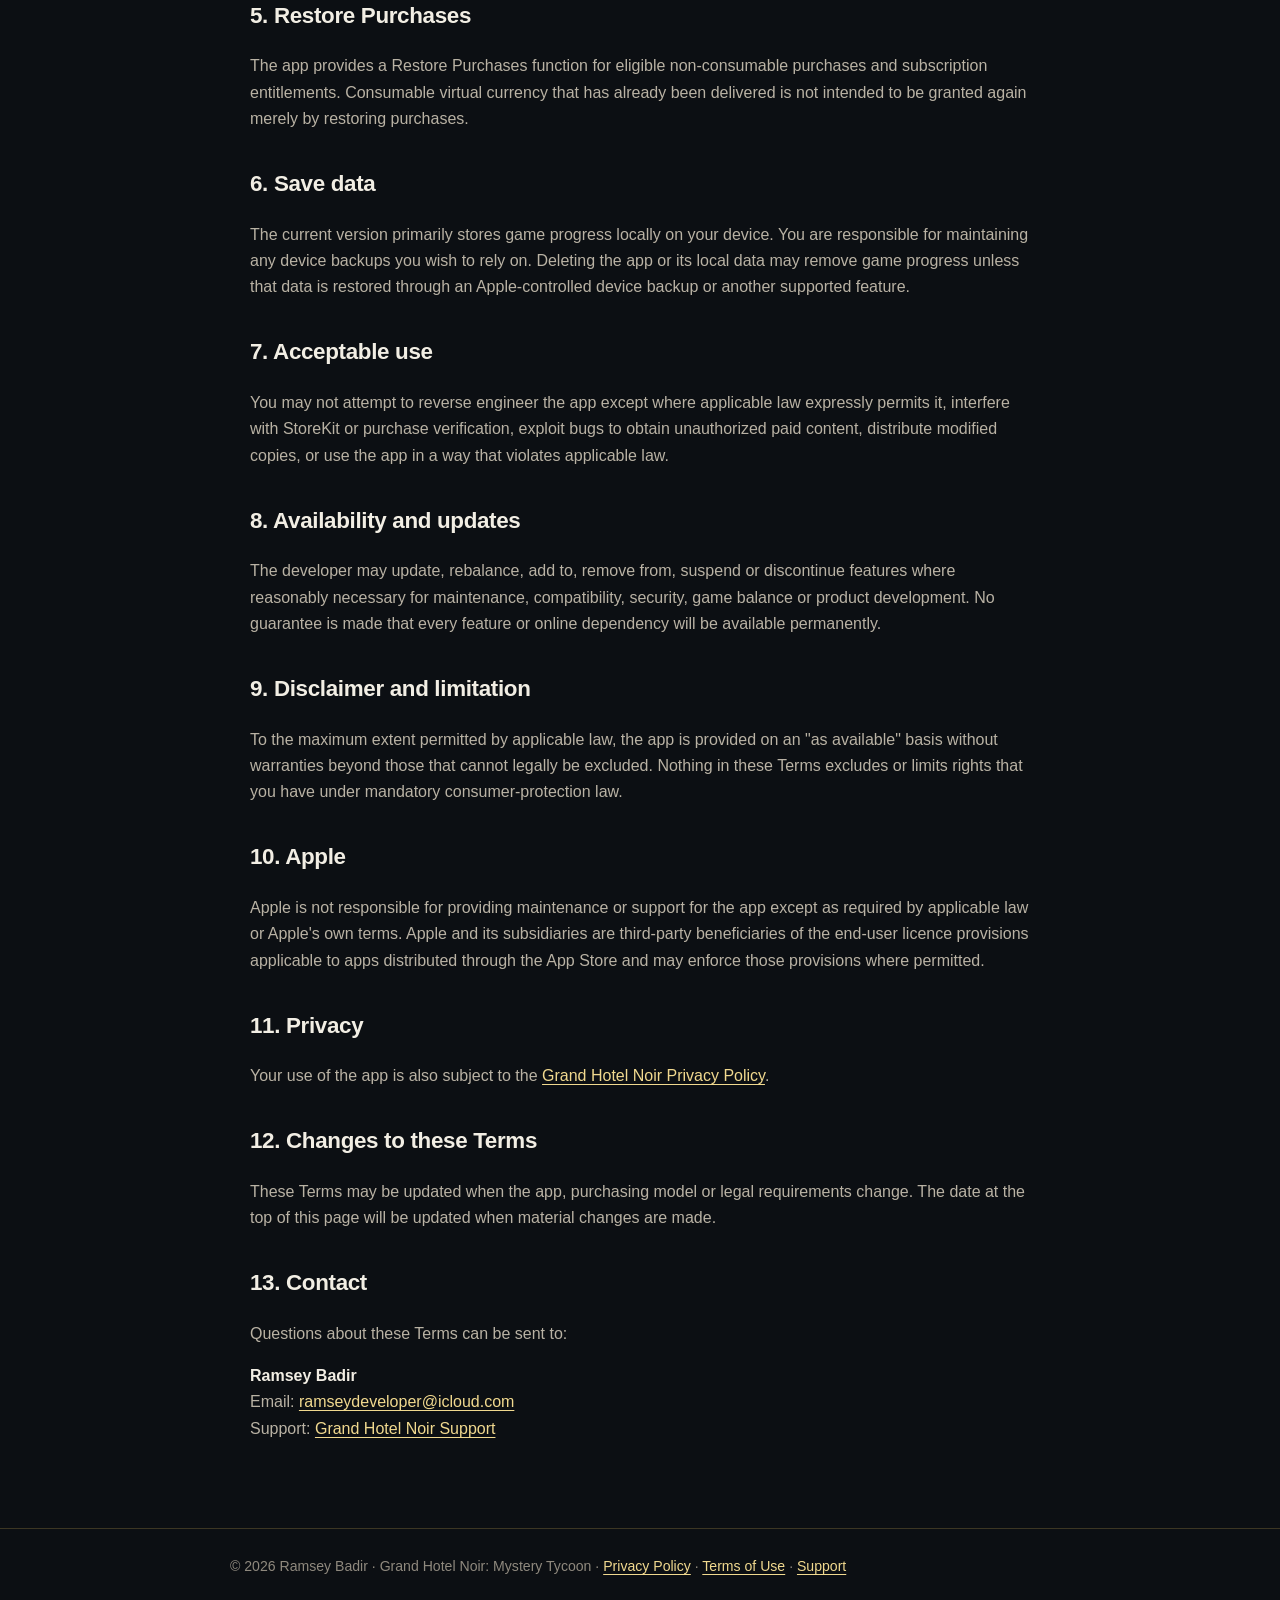
<file: grand-hotel-noir/terms/index.html>
<!doctype html>
<html lang="en">
<head>
<meta charset="utf-8">
<meta name="viewport" content="width=device-width,initial-scale=1">
<title>Terms of Use — Grand Hotel Noir: Mystery Tycoon</title>
<meta name="description" content="Terms of Use for Grand Hotel Noir: Mystery Tycoon on iOS.">
<link rel="stylesheet" href="https://rxmsey.github.io/for-whom-the-realm-calls/assets/style.css">
</head>
<body>
<header><nav class="nav"><a class="brand" href="https://rxmsey.github.io/for-whom-the-realm-calls/grand-hotel-noir/">Grand Hotel Noir: Mystery Tycoon</a><div class="links"><a href="https://rxmsey.github.io/for-whom-the-realm-calls/grand-hotel-noir/privacy/">Privacy</a><a href="https://rxmsey.github.io/for-whom-the-realm-calls/grand-hotel-noir/terms/">Terms</a><a href="https://rxmsey.github.io/for-whom-the-realm-calls/grand-hotel-noir/support/">Support</a></div></nav></header>
<main>
<section class="hero">
  <div class="eyebrow">Grand Hotel Noir: Mystery Tycoon</div>
  <h1>Terms of Use</h1>
  <p class="meta"><strong>Effective date:</strong> 2 September 2026 · <strong>Last updated:</strong> 2 September 2026</p>
  <p>These Terms of Use govern your use of <strong>Grand Hotel Noir: Mystery Tycoon</strong> on Apple platforms.</p>
</section>

<section class="card notice">
  <strong>Important:</strong>
  <p>By downloading, accessing or using the app, you agree to these Terms. Purchases and subscriptions are processed by Apple through the App Store and are also subject to Apple's applicable terms.</p>
</section>

<h2>1. Licence to use the app</h2>
<p>You are granted a limited, personal, non-exclusive, non-transferable and revocable licence to use Grand Hotel Noir: Mystery Tycoon for personal entertainment on devices that you own or control, subject to these Terms and the applicable Apple Media Services terms.</p>

<h2>2. Game content and virtual items</h2>
<p>The app may contain virtual currency, including Gems, cosmetic items, room décor, upgrades and other digital content. Virtual items are licensed for use within the app only. They have no cash value, cannot be exchanged for money, and may not be sold, transferred or redeemed outside the app except where required by law.</p>
<p>Game balancing, prices expressed in virtual currency, rewards, progression and available content may change in future updates. Any paid entitlement will continue to be handled in accordance with applicable App Store rules and law.</p>

<h2>3. In-app purchases</h2>
<p>Optional in-app purchases are processed by Apple using StoreKit and your App Store account. Apple handles billing and payment information. Refunds, purchase history and payment disputes are handled by Apple under its policies.</p>

<h2>4. Grand Hotel Club subscription</h2>
<p><strong>Grand Hotel Club</strong> is an optional auto-renewable monthly subscription. The subscription provides the benefits described in the app at the time of purchase, including the currently advertised member benefits such as daily Gems, hotel-income bonuses and eligible daily convenience benefits.</p>
<p>The subscription period is <strong>one month</strong>. The price displayed in the app is the localized App Store price for your storefront. Payment is charged to your Apple ID when you confirm the purchase.</p>
<p>The subscription renews automatically for another one-month period unless you cancel it through your Apple account subscription settings before renewal. Apple manages renewal, billing, cancellation and any applicable grace period. You can manage or cancel the subscription from your Apple account's subscription settings.</p>
<p>If the subscription expires or is cancelled, recurring member benefits stop at the end of the paid subscription period. Permanent content that was separately purchased or validly granted as a permanent entitlement remains subject to its own purchase terms.</p>

<h2>5. Restore Purchases</h2>
<p>The app provides a Restore Purchases function for eligible non-consumable purchases and subscription entitlements. Consumable virtual currency that has already been delivered is not intended to be granted again merely by restoring purchases.</p>

<h2>6. Save data</h2>
<p>The current version primarily stores game progress locally on your device. You are responsible for maintaining any device backups you wish to rely on. Deleting the app or its local data may remove game progress unless that data is restored through an Apple-controlled device backup or another supported feature.</p>

<h2>7. Acceptable use</h2>
<p>You may not attempt to reverse engineer the app except where applicable law expressly permits it, interfere with StoreKit or purchase verification, exploit bugs to obtain unauthorized paid content, distribute modified copies, or use the app in a way that violates applicable law.</p>

<h2>8. Availability and updates</h2>
<p>The developer may update, rebalance, add to, remove from, suspend or discontinue features where reasonably necessary for maintenance, compatibility, security, game balance or product development. No guarantee is made that every feature or online dependency will be available permanently.</p>

<h2>9. Disclaimer and limitation</h2>
<p>To the maximum extent permitted by applicable law, the app is provided on an "as available" basis without warranties beyond those that cannot legally be excluded. Nothing in these Terms excludes or limits rights that you have under mandatory consumer-protection law.</p>

<h2>10. Apple</h2>
<p>Apple is not responsible for providing maintenance or support for the app except as required by applicable law or Apple's own terms. Apple and its subsidiaries are third-party beneficiaries of the end-user licence provisions applicable to apps distributed through the App Store and may enforce those provisions where permitted.</p>

<h2>11. Privacy</h2>
<p>Your use of the app is also subject to the <a href="https://rxmsey.github.io/for-whom-the-realm-calls/grand-hotel-noir/privacy/">Grand Hotel Noir Privacy Policy</a>.</p>

<h2>12. Changes to these Terms</h2>
<p>These Terms may be updated when the app, purchasing model or legal requirements change. The date at the top of this page will be updated when material changes are made.</p>

<h2>13. Contact</h2>
<p>Questions about these Terms can be sent to:</p>
<p><strong>Ramsey Badir</strong><br>Email: <a href="mailto:ramseydeveloper@icloud.com">ramseydeveloper@icloud.com</a><br>Support: <a href="https://rxmsey.github.io/for-whom-the-realm-calls/grand-hotel-noir/support/">Grand Hotel Noir Support</a></p>
</main>
<footer><div>© 2026 Ramsey Badir · Grand Hotel Noir: Mystery Tycoon · <a href="https://rxmsey.github.io/for-whom-the-realm-calls/grand-hotel-noir/privacy/">Privacy Policy</a> · <a href="https://rxmsey.github.io/for-whom-the-realm-calls/grand-hotel-noir/terms/">Terms of Use</a> · <a href="https://rxmsey.github.io/for-whom-the-realm-calls/grand-hotel-noir/support/">Support</a></div></footer>
</body>
</html>
</file>
